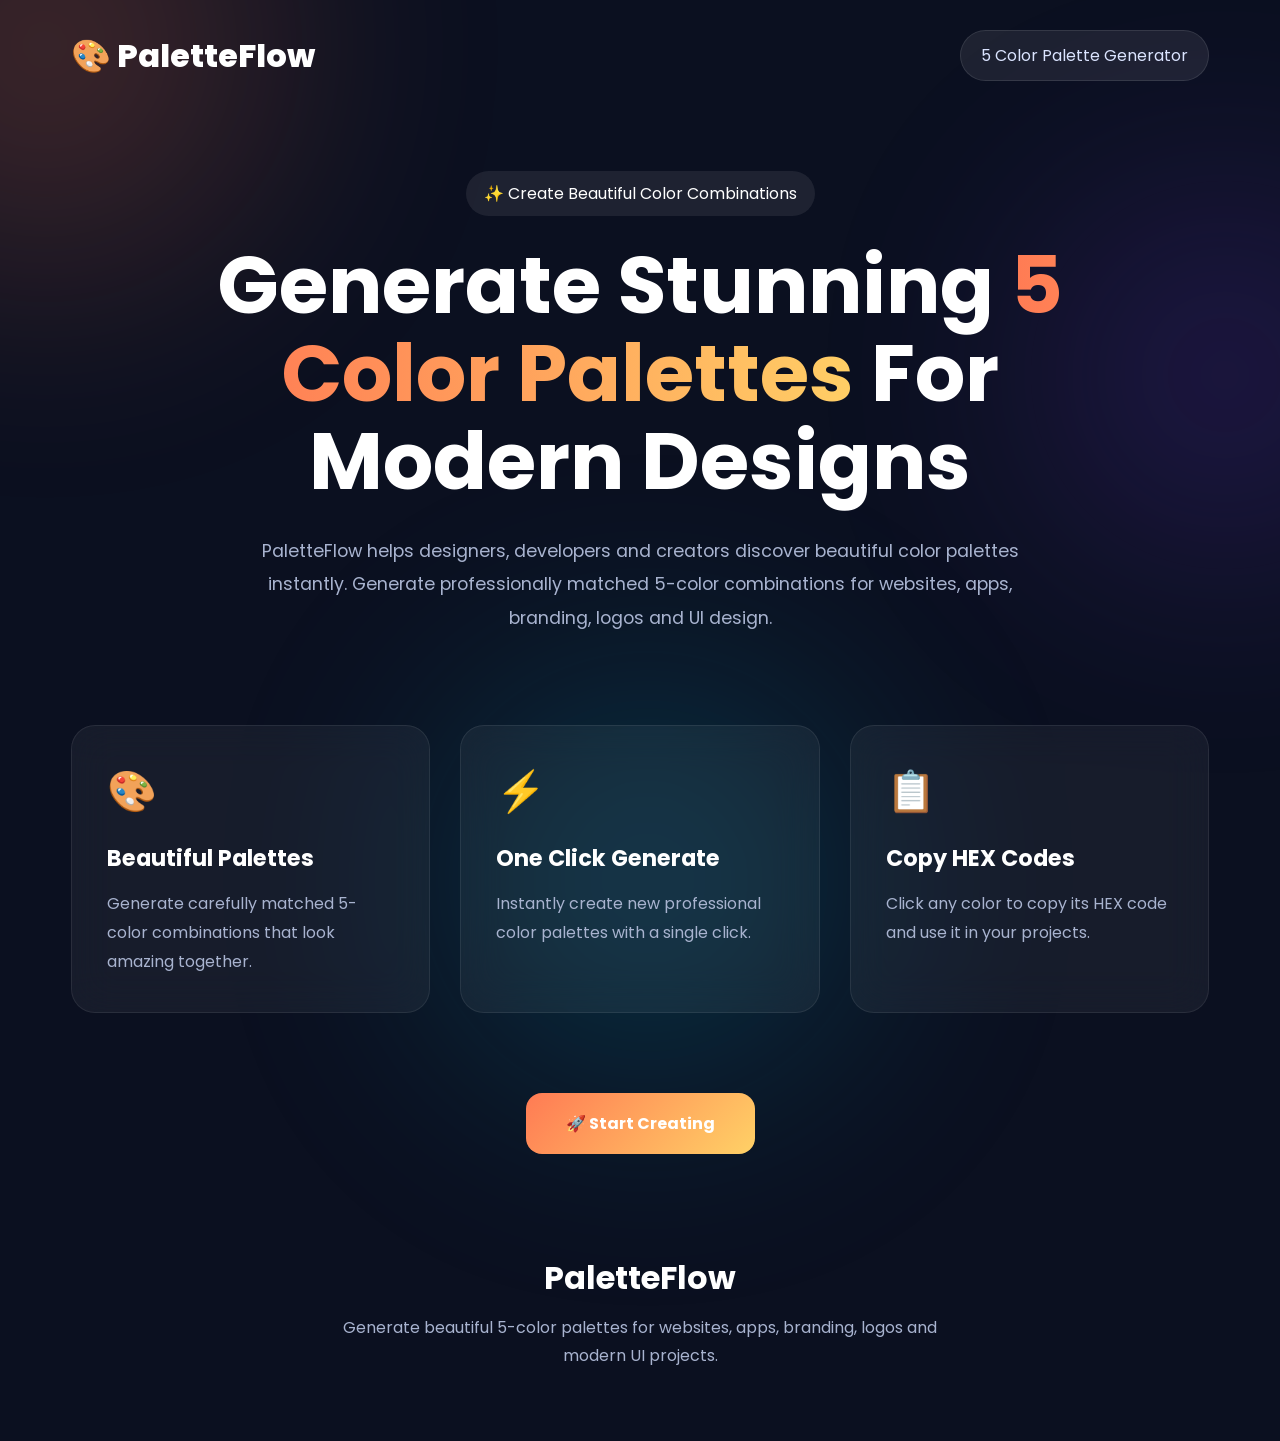
<file: index.html>
<!DOCTYPE html>
<html lang="en">

<head>

<meta charset="UTF-8">

<meta
name="viewport"
content="width=device-width, initial-scale=1.0">

<title>
PaletteFlow
</title>

<link
rel="stylesheet"
href="style.css">

<link
rel="preconnect"
href="https://fonts.googleapis.com">

<link
rel="preconnect"
href="https://fonts.gstatic.com"
crossorigin>

<link
href="https://fonts.googleapis.com/css2?family=Poppins:wght@300;400;500;600;700;800;900&display=swap"
rel="stylesheet">

</head>

<body>

<!-- Background -->

<div class="bg bg1"></div>
<div class="bg bg2"></div>
<div class="bg bg3"></div>

<!-- Main Container -->

<div class="container">

<!-- Header -->

<header>

<div class="logo">

🎨 PaletteFlow

</div>

<div class="header-badge">

5 Color Palette Generator

</div>

</header>

<!-- Hero Section -->

<section class="hero">

<div class="hero-content">

<span class="hero-tag">

✨ Create Beautiful Color Combinations

</span>

<h1>

Generate Stunning

<span>

5 Color Palettes

</span>

For Modern Designs

</h1>

<p>

PaletteFlow helps designers,
developers and creators discover
beautiful color palettes instantly.

Generate professionally matched
5-color combinations for websites,
apps, branding, logos and UI design.

</p>

</div>

</section>

<!-- Features Section -->

<section class="features">

<div class="feature-card">

<div class="feature-icon">

🎨

</div>

<h3>

Beautiful Palettes

</h3>

<p>

Generate carefully matched
5-color combinations that
look amazing together.

</p>

</div>

<div class="feature-card">

<div class="feature-icon">

⚡

</div>

<h3>

One Click Generate

</h3>

<p>

Instantly create new
professional color palettes
with a single click.

</p>

</div>

<div class="feature-card">

<div class="feature-icon">

📋

</div>

<h3>

Copy HEX Codes

</h3>

<p>

Click any color to copy
its HEX code and use it
in your projects.

</p>

</div>

</section>

<!-- Start Section -->

<section class="start-section">

<a
href="generator.html"
class="start-btn">

🚀 Start Creating

</a>

</section>

<!-- Footer -->

<footer>

<h2>

PaletteFlow

</h2>

<p>

Generate beautiful 5-color palettes
for websites, apps, branding,
logos and modern UI projects.

</p>

</footer>

</div>

</body>
</html>
</file>
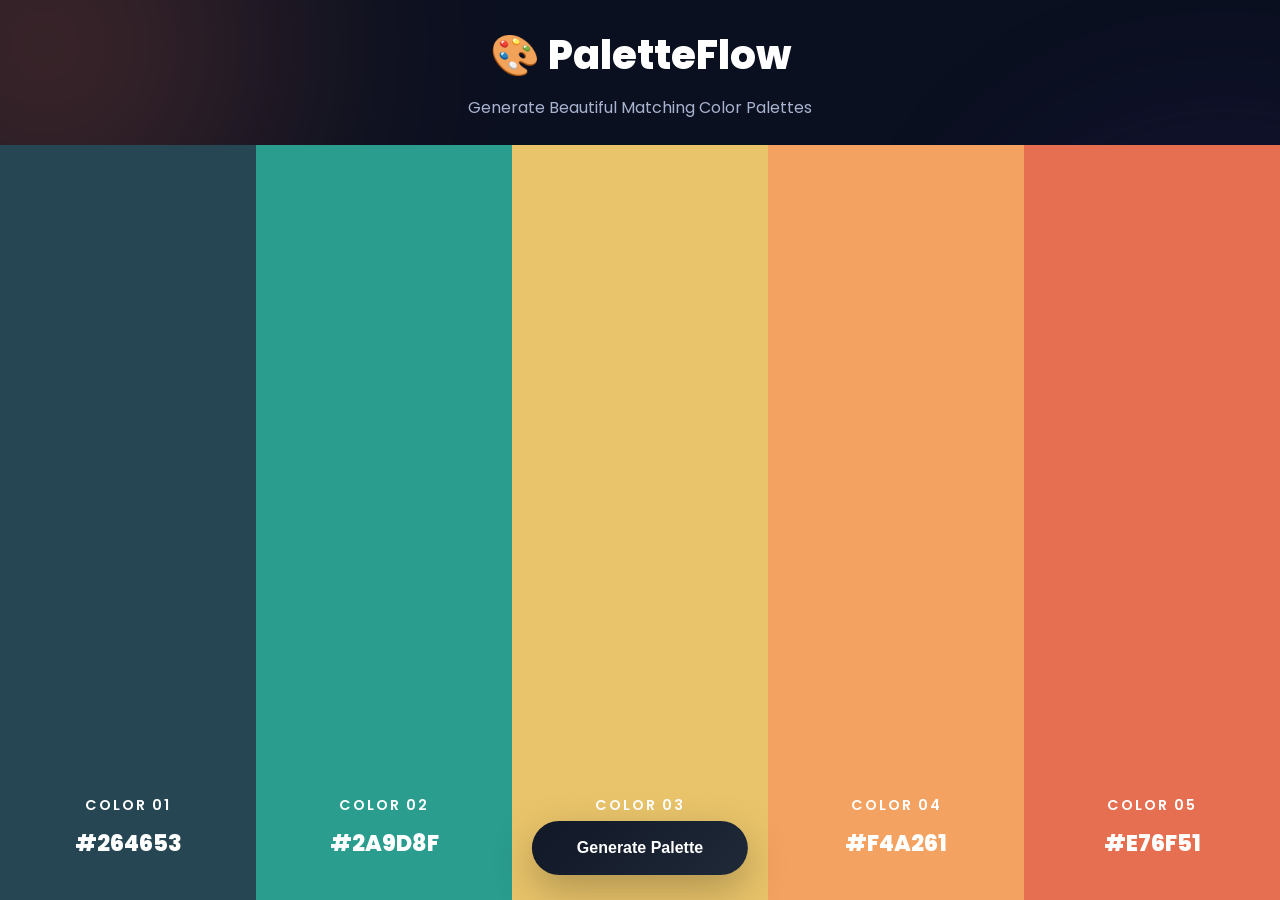
<file: generator.html>
<!DOCTYPE html>
<html lang="en">

<head>

<meta charset="UTF-8">

<meta
name="viewport"
content="width=device-width, initial-scale=1.0">

<title>

PaletteFlow Generator

</title>

<link
rel="stylesheet"
href="style.css">

<link
rel="preconnect"
href="https://fonts.googleapis.com">

<link
rel="preconnect"
href="https://fonts.gstatic.com"
crossorigin>

<link
href="https://fonts.googleapis.com/css2?family=Poppins:wght@300;400;500;600;700;800;900&display=swap"
rel="stylesheet">

</head>

<body>

<!-- Background -->

<div class="bg bg1"></div>
<div class="bg bg2"></div>
<div class="bg bg3"></div>

<!-- Generator Container -->

<div class="generator-container">

<div class="generator-header">

<h1>

🎨 PaletteFlow

</h1>

<p>

Generate Beautiful Matching Color Palettes

</p>

</div>

<!-- Palette Grid -->

<div class="palette-grid">
  
  <!-- Color Block 1 -->

<div
class="color-block"
id="block1">

<div
class="color-info">

<span>

Color 01

</span>

<h2
id="hex1">

#E59F71

</h2>

</div>

</div>

<!-- Color Block 2 -->

<div
class="color-block"
id="block2">

<div
class="color-info">

<span>

Color 02

</span>

<h2
id="hex2">

#BA5A31

</h2>

</div>

</div>

<!-- Color Block 3 -->

<div
class="color-block"
id="block3">

<div
class="color-info">

<span>

Color 03

</span>

<h2
id="hex3">

#0C0C0C

</h2>

</div>

</div>

<!-- Color Block 4 -->

<div
class="color-block"
id="block4">

<div
class="color-info">

<span>

Color 04

</span>

<h2
id="hex4">

#69DC9E

</h2>

</div>

</div>

<!-- Color Block 5 -->

<div
class="color-block"
id="block5">

<div
class="color-info">

<span>

Color 05

</span>

<h2
id="hex5">

#FFFFFF

</h2>

</div>

</div>

</div>

<!-- Generate Section -->

<div class="generate-section">

<button
id="generateBtn">

Generate Palette

</button>

</div>

<!-- Copy Toast -->

<div
id="toast">

Copied Successfully

</div>

</div>

<script
src="script.js">

</script>

</body>
</html>
</file>
<file: style.css>
/* Remove tap highlight and focus highlight globally */

*,
*::before,
*::after{
    -webkit-tap-highlight-color: transparent;
    tap-highlight-color: transparent;

    outline: none;
}

*:focus,
*:active,
*:focus-visible{
    outline: none !important;
    box-shadow: none !important;
}

/* Disable text selection globally */

*,
*::before,
*::after{
    -webkit-user-select:none;
    -moz-user-select:none;
    -ms-user-select:none;
    user-select:none;

    -webkit-touch-callout:none;
}


/* ==========================
   RESET
========================== */

*{

    margin:0;
    padding:0;

    box-sizing:border-box;
}

body{

    font-family:
    'Poppins',
    sans-serif;

    background:
    #0b1020;

    color:white;

    overflow-x:hidden;

    min-height:100vh;
    
    user-select: none;
    
    -webkit-user-select: none;
}

/* ==========================
   BACKGROUND
========================== */

.bg{

    position:fixed;

    border-radius:50%;

    filter:blur(130px);

    opacity:.22;

    z-index:-1;
}

.bg1{

    width:450px;
    height:450px;

    background:#ff7b54;

    top:-180px;
    left:-180px;
}

.bg2{

    width:350px;
    height:350px;

    background:#7c3aed;

    top:200px;
    right:-120px;
}

.bg3{

    width:400px;
    height:400px;

    background:#06b6d4;

    bottom:-180px;
    left:35%;
}

/* ==========================
   CONTAINER
========================== */

.container{

    width:92%;

    max-width:1300px;

    margin:auto;

    padding:30px 20px;
}

/* ==========================
   HEADER
========================== */

header{

    display:flex;

    justify-content:
    space-between;

    align-items:center;

    margin-bottom:90px;
}

.logo{

    font-size:2rem;

    font-weight:800;
}

.header-badge{

    padding:
    12px 20px;

    border-radius:999px;

    background:
    rgba(
    255,
    255,
    255,
    .08
    );

    border:
    1px solid
    rgba(
    255,
    255,
    255,
    .10
    );

    color:#dbe4ff;
}

/* ==========================
   HERO
========================== */

.hero{

    text-align:center;

    margin-bottom:90px;
}

.hero-tag{

    display:inline-block;

    padding:
    10px 18px;

    border-radius:999px;

    background:
    rgba(
    255,
    255,
    255,
    .08
    );

    margin-bottom:25px;
}

.hero h1{

    font-size:5rem;

    line-height:1.1;

    max-width:1000px;

    margin:auto;
}

.hero h1 span{

    background:
    linear-gradient(
    90deg,
    #ff7b54,
    #ffd166
    );

    -webkit-background-clip:
    text;

    color:transparent;
}

.hero p{

    max-width:800px;

    margin:
    30px auto 0;

    color:#a8b3cf;

    line-height:1.9;

    font-size:1.1rem;
}

/* ==========================
   FEATURES SECTION
========================== */

.features{

    display:grid;

    grid-template-columns:
    repeat(
    3,
    1fr
    );

    gap:30px;

    margin-bottom:80px;
}

.feature-card{

    background:
    rgba(
    255,
    255,
    255,
    .05
    );

    backdrop-filter:
    blur(20px);

    border:
    1px solid
    rgba(
    255,
    255,
    255,
    .08
    );

    border-radius:24px;

    padding:35px;

    transition:.3s;
}

.feature-card:hover{

    transform:
    translateY(-8px);

    box-shadow:
    0 20px 40px
    rgba(
    0,
    0,
    0,
    .25
    );
}

.feature-icon{

    font-size:2.5rem;

    margin-bottom:20px;
}

.feature-card h3{

    margin-bottom:15px;

    font-size:1.4rem;
}

.feature-card p{

    color:#a8b3cf;

    line-height:1.8;
}

/* ==========================
   START SECTION
========================== */

.start-section{

    text-align:center;

    margin-bottom:80px;

}

.start-btn{

    display:inline-block;

    padding:
    18px 40px;

    border-radius:16px;

    text-decoration:none;

    font-size:1rem;

    font-weight:700;

    color:white;

    background:
    linear-gradient(
    135deg,
    #ff7b54,
    #ffd166
    );

    transition:.3s;
    
    user-select: none;
}

.start-btn:hover{

    transform:
    translateY(-4px);

    box-shadow:
    0 20px 40px
    rgba(
    255,
    123,
    84,
    .35
    );
    
    user-select: none;
}

/* ==========================
   FOOTER
========================== */

footer{

    text-align:center;

    padding:
    20px 0 40px;
}

footer h2{

    font-size:2rem;

    margin-bottom:12px;
}

footer p{

    max-width:650px;

    margin:auto;

    color:#a8b3cf;

    line-height:1.8;
}

/* ==========================
   GENERATOR PAGE
========================== */

.generator-container{

    width:100%;

    min-height:100vh;

    display:flex;

    flex-direction:column;
}

/* ==========================
   GENERATOR HEADER
========================== */

.generator-header{

    text-align:center;

    padding:
    25px 20px;
}

.generator-header h1{

    font-size:2.5rem;

    font-weight:800;

    margin-bottom:10px;
}

.generator-header p{

    color:#a8b3cf;
}

/* ==========================
   PALETTE GRID
========================== */

.palette-grid{

    flex:1;

    display:grid;

    grid-template-columns:
    repeat(
    5,
    1fr
    );

    min-height:
    calc(
    100vh - 180px
    );
}

/* ==========================
   COLOR BLOCK
========================== */

.color-block{

    position:relative;

    display:flex;

    align-items:flex-end;

    justify-content:center;

    padding:40px 20px;

    cursor:pointer;

    transition:.3s;
}

.color-block:hover{

    transform:
    scale(1.01);
}

/* ==========================
   DEFAULT COLORS
========================== */

#block1{

    background:#E59F71;
}

#block2{

    background:#BA5A31;
}

#block3{

    background:#0C0C0C;
}

#block4{

    background:#69DC9E;
}

#block5{

    background:#FFFFFF;
}

/* ==========================
   COLOR INFO
========================== */

.color-info{

    text-align:center;
}

.color-info span{

    display:block;

    font-size:.9rem;

    font-weight:600;

    margin-bottom:10px;

    letter-spacing:2px;

    text-transform:uppercase;
}

.color-info h2{

    font-size:1.4rem;

    font-weight:800;
}

/* ==========================
   GENERATE SECTION
========================== */

.generate-section{

    position:fixed;

    bottom:25px;

    left:50%;

    transform:
    translateX(-50%);

    z-index:100;
}

/* ==========================
   GENERATE BUTTON
========================== */

#generateBtn{

    border:none;

    cursor:pointer;

    font-size:1rem;

    font-weight:700;

    color:white;

    padding:
    18px 45px;

    border-radius:999px;

    background:
    linear-gradient(
    135deg,
    #111827,
    #1f2937
    );

    box-shadow:
    0 15px 40px
    rgba(
    0,
    0,
    0,
    .25
    );

    transition:.3s;
    
    -webkit-user-select: none;
}

#generateBtn:hover{

    transform:
    translateY(-4px);

    box-shadow:
    0 20px 50px
    rgba(
    0,
    0,
    0,
    .35
    );
}

/* ==========================
   TOAST
========================== */

#toast{

    position:fixed;

    top:25px;

    right:25px;

    background:
    rgba(
    15,
    23,
    42,
    .95
    );

    color:white;

    padding:
    14px 20px;

    border-radius:14px;

    opacity:0;

    pointer-events:none;

    transition:.3s;

    z-index:999;
}

#toast.show{

    opacity:1;
}

/* ==========================
   SCROLLBAR
========================== */

::-webkit-scrollbar{

    width:8px;
}

::-webkit-scrollbar-thumb{

    background:#888;

    border-radius:50px;
}

/* ==========================
   TABLET
========================== */

@media
(max-width:900px){

    .palette-grid{

        grid-template-columns:
        repeat(
        2,
        1fr
        );
    }
}

/* ==========================
   MOBILE
========================== */

@media
(max-width:600px){

    .palette-grid{

        grid-template-columns:
        1fr;
    }

    .generator-header h1{

        font-size:2rem;
    }

    .color-block{

        min-height:250px;
    }

    #generateBtn{

        width:90vw;
    }

    .hero h1{

        font-size:3rem;
    }

    .features{

        grid-template-columns:
        1fr;
    }

    header{

        flex-direction:
        column;

        gap:15px;
    }
}

/* ==========================
   ANIMATION
========================== */

.color-block{

    animation:
    fadeIn
    .5s ease;
}

@keyframes fadeIn{

    from{

        opacity:0;
    }

    to{

        opacity:1;
    }
}
</file>
